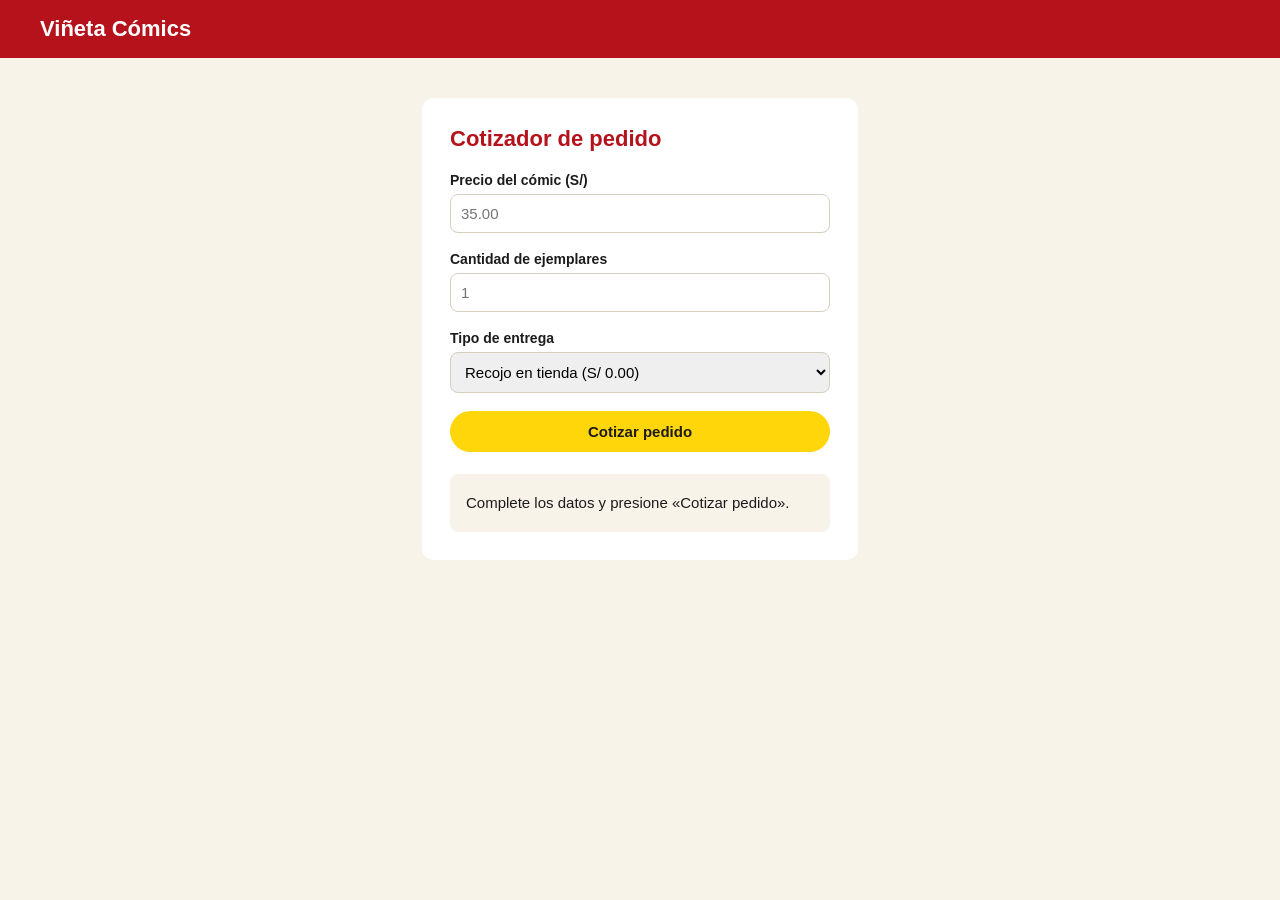
<file: index.html>
<!DOCTYPE html>
<html lang="es">

<head>
    <!-- Metadatos de configuración básica: codificación UTF-8 para tildes y caracteres especiales -->
    <meta charset="utf-8">
    <!-- Viewport para que la página sea responsiva y se adapte al ancho de cualquier dispositivo -->
    <meta name="viewport" content="width=device-width">
    <!-- Título que aparece en la pestaña del navegador -->
    <title>Viñeta Cómics · Cotizador de pedido</title>
    <!-- Enlace a la hoja de estilos externa -->
    <link rel="stylesheet" href="estilos.css">
</head>

<body>
    <!-- Encabezado principal de la página -->
    <header>
        <h1>Viñeta Cómics</h1>
    </header>

    <!-- Contenedor principal del contenido semántico -->
    <main>
        <!-- Sección del cotizador con clase para estilos en CSS -->
        <section class="cotizador">
            <h2>Cotizador de pedido</h2>

            <!-- Campo para el precio unitario del producto -->
            <label for="precio">Precio del cómic (S/)</label>
            <input type="number" id="precio" min="0" step="0.01" placeholder="35.00">

            <!-- Campo para la cantidad deseada (mínimo 1) -->
            <label for="cantidad">Cantidad de ejemplares</label>
            <input type="number" id="cantidad" min="1" step="1" placeholder="1">

            <!-- Lista desplegable para seleccionar el tipo de entrega y su tarifa asociada -->
            <label for="envio">Tipo de entrega</label>
            <select id="envio">
                <option value="0">Recojo en tienda (S/ 0.00)</option>
                <option value="10">Envío a Lima (S/ 10.00)</option>
                <option value="18">Envío a provincias (S/ 18.00)</option>
            </select>

            <!-- Botón que desencadena el cálculo al hacer clic -->
            <button type="button" id="btnCotizar">Cotizar pedido</button>

            <!-- Contenedor donde se inserta dinámicamente el mensaje o desglose de costos -->
            <div id="resultado" class="resultado">
                Complete los datos y presione «Cotizar pedido».
            </div>
        </section>
    </main>

    <!-- El script se coloca al final del body para asegurar que el DOM esté completamente cargado antes de ejecutarse -->
    <script src="script.js"></script>
</body>

</html>
</file>
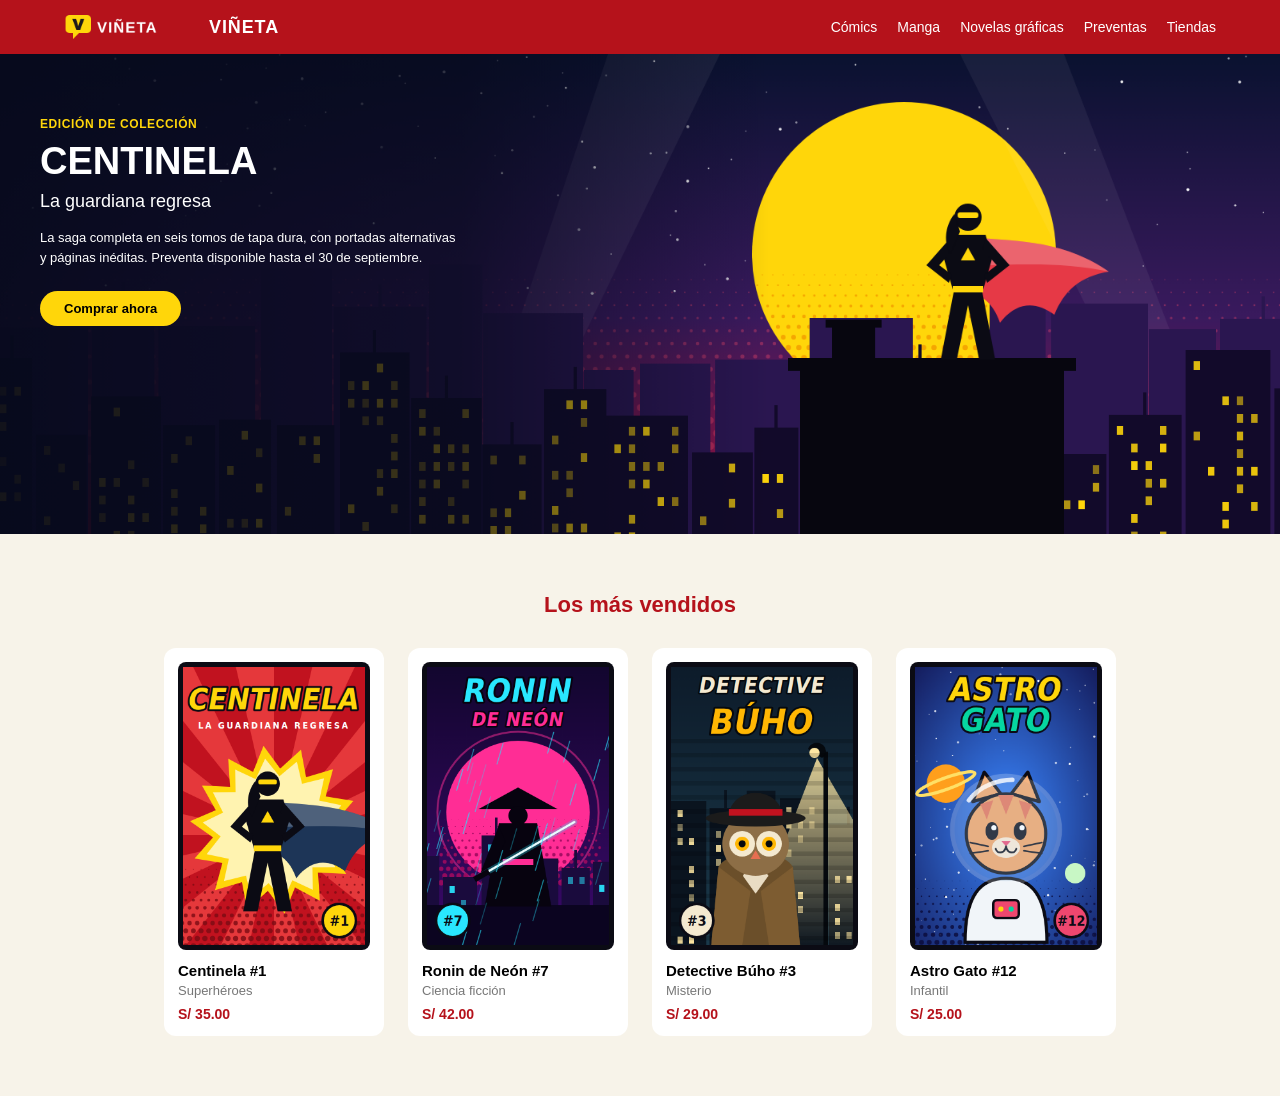
<file: index2.html>
<!-- Declaración del tipo de documento: indica al navegador usar el estándar HTML5 -->
<!DOCTYPE html>
<!-- Elemento raíz de la página especificando el idioma español -->
<html lang="es">

<head>
    <!-- Codificación de caracteres para interpretar tildes, caracteres especiales y la ñ -->
    <meta charset="utf-8">
    <!-- Configuración de la escala para adaptación responsive en dispositivos móviles -->
    <meta name="viewport" content="width=device-width, initial-scale=1.0">
    <!-- Título que se muestra en la pestaña del navegador -->
    <title>Viñeta - Cómics</title>
    <!-- Enlace a la hoja de estilos CSS externa -->
    <link rel="stylesheet" href="estilos2.css">
</head>

<body>

    <!-- Etiqueta semántica para la cabecera del sitio -->
    <header>
        <!-- Contenedor interno para limitar el ancho y centrar el contenido de la cabecera -->
        <div class="header-contenedor">

            <!-- Bloque para agrupar el icono y el nombre de la marca -->
            <div class="logo">
                <!-- Imagen del logotipo con su texto alternativo obligatorio -->
                <img src="logo.png" alt="Logotipo Viñeta">
                <!-- Texto del nombre de la marca en línea -->
                <span>VIÑETA</span>
            </div>

            <!-- Etiqueta semántica que define la sección de navegación -->
            <nav>
                <!-- Lista desordenada para estructurar los enlaces del menú -->
                <ul>
                    <!-- Elemento de lista que contiene el enlace a la sección Cómics -->
                    <li><a href="#">Cómics</a></li>
                    <!-- Elemento de lista que contiene el enlace a la sección Manga -->
                    <li><a href="#">Manga</a></li>
                    <!-- Elemento de lista que contiene el enlace a Novelas gráficas -->
                    <li><a href="#">Novelas gráficas</a></li>
                    <!-- Elemento de lista que contiene el enlace a Preventas -->
                    <li><a href="#">Preventas</a></li>
                    <!-- Elemento de lista que contiene el enlace a Tiendas -->
                    <li><a href="#">Tiendas</a></li>
                </ul>
            </nav>

        </div>
    </header>

    <!-- Etiqueta semántica que encierra el contenido principal del documento -->
    <main>

        <!-- Sección temática correspondiente al banner promocional -->
        <section class="banner">
            <!-- Imagen de fondo del banner principal -->
            <img src="banner.png" alt="Edición de colección Centinela">

            <!-- Contenedor con posicionamiento absoluto para los textos superpuestos -->
            <div class="banner-texto">
                <!-- Texto destacado pequeño de la colección -->
                <span class="banner-edicion">EDICIÓN DE COLECCIÓN</span>
                <!-- Encabezado principal (h1) de mayor jerarquía para el título del cómic -->
                <h1>CENTINELA</h1>
                <!-- Subtítulo complementario del lanzamiento -->
                <h2>La guardiana regresa</h2>
                <!-- Párrafo descriptivo del producto en preventa -->
                <p>
                    La saga completa en seis tomos de tapa dura, con portadas alternativas y páginas inéditas. Preventa
                    disponible hasta el 30 de septiembre.
                </p>
                <!-- Enlace estilizado con forma de botón para realizar la compra -->
                <a href="index.html" class="banner-boton">Comprar ahora</a>
            </div>
        </section>

        <!-- Sección temática para los productos más vendidos -->
        <section class="mas-vendidos">
            <!-- Título de nivel 2 para la sección de productos -->
            <h2>Los más vendidos</h2>

            <!-- Contenedor flexible que alinea las tarjetas horizontalmente -->
            <div class="cards-contenedor">

                <!-- Artículo independiente que representa la card del cómic 1 -->
                <article class="card">
                    <!-- Portada del cómic -->
                    <img src="centinela.png" alt="Portada Centinela #1">
                    <!-- Título del producto con encabezado nivel 3 -->
                    <h3>Centinela #1</h3>
                    <!-- Párrafo para la categoría o género -->
                    <p class="genero">Superhéroes</p>
                    <!-- Párrafo que indica el precio de venta -->
                    <p class="precio">S/ 35.00</p>
                </article>

                <!-- Artículo independiente que representa la card del cómic 2 -->
                <article class="card">
                    <!-- Portada del cómic -->
                    <img src="ronin-de-neon.png" alt="Portada Ronin de Neón #7">
                    <!-- Título del producto -->
                    <h3>Ronin de Neón #7</h3>
                    <!-- Género literario -->
                    <p class="genero">Ciencia ficción</p>
                    <!-- Precio del producto -->
                    <p class="precio">S/ 42.00</p>
                </article>

                <!-- Artículo independiente que representa la card del cómic 3 -->
                <article class="card">
                    <!-- Portada del cómic -->
                    <img src="detective-buho.png" alt="Portada Detective Búho #3">
                    <!-- Título del producto -->
                    <h3>Detective Búho #3</h3>
                    <!-- Género del cómic -->
                    <p class="genero">Misterio</p>
                    <!-- Precio del cómic -->
                    <p class="precio">S/ 29.00</p>
                </article>

                <!-- Artículo independiente que representa la card del cómic 4 -->
                <article class="card">
                    <!-- Portada del cómic -->
                    <img src="astro-gato.png" alt="Portada Astro Gato #12">
                    <!-- Título del cómic -->
                    <h3>Astro Gato #12</h3>
                    <!-- Género infantil -->
                    <p class="genero">Infantil</p>
                    <!-- Precio del cómic -->
                    <p class="precio">S/ 25.00</p>
                </article>

            </div>
        </section>

    </main>

</body>

</html>
</file>
<file: estilos.css>
/* Reseteo básico de márgenes y rellenos por defecto del navegador */
html,
body {
    margin: 0;
    padding: 0;
}

/* Tipografía general, color de texto y color de fondo beige cálido */
body {
    font-family: Arial, sans-serif;
    background-color: #f7f3e9;
    color: #1d1b1b;
}

/* Barra superior roja distintiva con espaciado interior */
header {
    background-color: #b5121b;
    padding: 16px 40px;
}

/* Título en la barra superior en color blanco */
header h1 {
    margin: 0;
    font-size: 22px;
    color: #ffffff;
}

/* Tarjeta principal del cotizador: centrada con auto, con ancho fijo y organizada en columna mediante flexbox */
.cotizador {
    display: flex;
    flex-direction: column;
    width: 380px;
    margin: 40px auto;
    padding: 28px;
    background-color: #ffffff;
    border-radius: 12px;
    /* Bordes redondeados de la tarjeta */
}

/* Título de la tarjeta en color rojo corporativo */
.cotizador h2 {
    margin: 0 0 20px 0;
    font-size: 22px;
    color: #b5121b;
}

/* Etiquetas de los campos: en bloque implícito gracias al flex column y en negrita */
label {
    margin-bottom: 6px;
    font-size: 14px;
    font-weight: bold;
}

/* Campos de entrada y lista desplegable: relleno, bordes suaves y separación inferior */
input,
select {
    margin-bottom: 18px;
    padding: 10px;
    font-size: 15px;
    font-family: Arial, sans-serif;
    border: 1px solid #d6cfc0;
    border-radius: 8px;
}

/* Estado de foco al interactuar con inputs o select: resalta el contorno */
input:focus,
select:focus {
    border-color: #b5121b;
    outline: 2px solid #ffd60a;
}

/* Botón principal amarillo tipo píldora (border-radius alto) con cursor de puntero */
button {
    padding: 12px;
    font-size: 15px;
    font-weight: bold;
    font-family: Arial, sans-serif;
    color: #1d1b1b;
    background-color: #ffd60a;
    border: none;
    border-radius: 24px;
    cursor: pointer;
}

/* Contenedor del resultado con fondo suave, espaciado y altura de línea adecuada para leer el desglose */
.resultado {
    margin-top: 22px;
    padding: 16px;
    font-size: 15px;
    line-height: 1.7;
    background-color: #f7f3e9;
    border-radius: 8px;
}
</file>
<file: estilos2.css>
/* ===================================================
   Reset, modelo de cajas y estilos base
   =================================================== */

/* Reinicio de márgenes y paddings para que el contenido ocupe todo el ancho */
html,
body {
    margin: 0;
    /* Quita el margen predeterminado del navegador */
    padding: 0;
    /* Quita el relleno interno predeterminado */
    font-family: Arial, sans-serif;
    /* Tipografía solicitada con fuente genérica de respaldo */
    background-color: #f7f3e9;
    /* Color de fondo crema de la página */
}

/* Regla universal para el modelo de cajas */
*,
*::before,
*::after {
    box-sizing: border-box;
    /* Incluye padding y border dentro del ancho (width) total */
}

/* ===================================================
   Cabecera y Navegación (Flexbox)
   =================================================== */

/* Estilos del encabezado principal */
header {
    background-color: #b5121b;
    /* Color rojo institucional solicitado */
    width: 100%;
    /* Ocupa el 100% del ancho horizontal */
}

/* Contenedor interno centrado de la cabecera */
.header-contenedor {
    max-width: 1200px;
    /* Limita el ancho máximo para pantallas grandes */
    margin: 0 auto;
    /* Centra la caja horizontalmente en el espacio disponible */
    padding: 12px 24px;
    /* Espaciado interno superior/inferior y lateral */
    display: flex;
    /* Activa el modelo Flexbox en el contenedor */
    justify-content: space-between;
    /* Separa el logo a la izquierda y el menú a la derecha */
    align-items: center;
    /* Centra verticalmente los elementos secundarios */
}

/* Contenedor flexible del logo */
.logo {
    display: flex;
    /* Permite que la imagen y el texto se alineen lado a lado */
    align-items: center;
    /* Alineación vertical perfecta entre logo y texto */
}

/* Imagen del logotipo */
.logo img {
    height: 30px;
    /* Fija una altura fija y proporcional para el ícono */
    margin-right: 10px;
    /* Espacio de separación entre el ícono y el texto VIÑETA */
}

/* Nombre de la tienda junto al logotipo */
.logo span {
    color: #ffffff;
    /* Texto en color blanco para alto contraste */
    font-size: 18px;
    /* Tamaño de fuente legible */
    font-weight: 700;
    /* Peso negrita para jerarquía visual */
    letter-spacing: 0.05em;
    /* Ligera separación entre letras */
}

/* Lista de navegación convertida en menú horizontal */
nav ul {
    list-style: none;
    /* Quita las viñetas predeterminadas de la lista */
    margin: 0;
    /* Quita el margen exterior de la lista */
    padding: 0;
    /* Quita el padding interior de la lista */
    display: flex;
    /* Convierte los elementos <li> en fila flexible */
    gap: 20px;
    /* Espaciado uniforme entre cada opción del menú */
}

/* Enlaces del menú de navegación */
nav a {
    color: #ffffff;
    /* Color de texto blanco */
    text-decoration: none;
    /* Elimina la línea de subrayado de los links */
    font-size: 14px;
    /* Tamaño de fuente del menú */
}

/* Estado hover al pasar el puntero por el enlace */
nav a:hover {
    color: #ffd60a;
    /* Cambia el texto al color amarillo de acento */
}

/* ===================================================
   Banner Principal (Posicionamiento y responsive)
   =================================================== */

/* Contenedor del banner */
.banner {
    position: relative;
    /* Referencia de posición para el bloque de texto absoluto */
    width: 100%;
    /* Ancho completo de la pantalla */
}

/* Imagen principal del banner */
.banner img {
    width: 100%;
    /* Hace que la imagen ocupe todo el ancho */
    height: auto;
    /* Mantiene la proporción original sin deformar */
    display: block;
    /* Quita el espacio residual en línea inferior de la imagen */
}

/* Capa de textos superpuesta sobre la imagen del banner */
.banner-texto {
    position: absolute;
    /* Saca el bloque del flujo y lo ubica sobre el padre */
    top: 0;
    /* Lo fija a la parte superior del banner */
    left: 0;
    /* Lo fija a la parte izquierda del banner */
    width: 100%;
    /* Se extiende a lo largo del banner */
    padding: 60px 40px;
    /* Margen interno para no pegarse a los bordes de la imagen */
}

/* Texto destacado superior */
.banner-edicion {
    color: #ffd60a;
    /* Color amarillo solicitado para EDICIÓN DE COLECCIÓN */
    font-size: 12px;
    /* Tamaño pequeño de subtítulo */
    font-weight: 700;
    /* Estilo en negrita */
    letter-spacing: 0.05em;
    /* Separación de caracteres */
    text-transform: uppercase;
    /* Transforma a mayúsculas */
}

/* Título principal del banner */
.banner h1 {
    color: #ffffff;
    /* Color de texto blanco */
    font-size: 38px;
    /* Tamaño grande para jerarquía de impacto */
    font-weight: 700;
    /* Negrita pronunciada */
    margin: 8px 0;
    /* Margen vertical para separar del badge y subtítulo */
}

/* Subtítulo del banner */
.banner h2 {
    color: #ffffff;
    /* Color blanco */
    font-size: 18px;
    /* Tamaño medio */
    font-weight: 400;
    /* Grosor regular */
    margin: 0 0 16px 0;
    /* Margen inferior antes del párrafo */
}

/* Descripción del tomo y preventa */
.banner p {
    color: #ffffff;
    /* Color de texto blanco */
    font-size: 13px;
    /* Tamaño compacto legible */
    line-height: 1.5;
    /* Altura de línea para facilitar la lectura */
    max-width: 420px;
    /* Ancho máximo para evitar líneas excesivamente largas */
    margin: 0 0 24px 0;
    /* Margen inferior para separarlo del botón */
}

/* Botón de acción 'Comprar ahora' */
.banner-boton {
    display: inline-block;
    /* Permite recibir padding vertical y horizontal como caja */
    background-color: #ffd60a;
    /* Fondo amarillo solicitado */
    color: #000000;
    /* Letras en negro para óptimo contraste */
    text-decoration: none;
    /* Quita el subrayado del link */
    font-size: 13px;
    /* Tamaño de fuente del botón */
    font-weight: 700;
    /* Texto en negrita */
    padding: 10px 24px;
    /* Espacio interior del botón */
    border-radius: 20px;
    /* Bordes redondeados con la propiedad border-radius */
}

/* ===================================================
   Sección Los más vendidos (Flexbox y Cards)
   =================================================== */

/* Contenedor general de la sección de productos */
.mas-vendidos {
    max-width: 1200px;
    /* Mantiene el ancho estándar centrado */
    margin: 0 auto;
    /* Centra la sección en la pantalla */
    padding: 40px 20px 60px 20px;
    /* Relleno interno superior, laterales e inferior */
    text-align: center;
    /* Centra el título de la sección */
}

/* Título de la sección */
.mas-vendidos h2 {
    color: #b5121b;
    /* Color rojo solicitado para títulos de sección */
    font-size: 22px;
    /* Tamaño de fuente destacado */
    font-weight: 700;
    /* Texto en negrita */
    margin-bottom: 30px;
    /* Separación inferior respecto a la fila de tarjetas */
}

/* Fila de tarjetas estructurada con Flexbox */
.cards-contenedor {
    display: flex;
    /* Activa flexbox colocando las tarjetas en una fila horizontal */
    justify-content: center;
    /* Centra las cuatro tarjetas en el eje principal */
    gap: 24px;
    /* Misma separación horizontal uniforme entre cada tarjeta */
}

/* Estilo individual de cada card */
.card {
    background-color: #ffffff;
    /* Fondo blanco de la tarjeta */
    border-radius: 12px;
    /* Bordes redondeados solicitados */
    padding: 14px;
    /* Espaciado interno entre el contenido y los bordes */
    width: 220px;
    /* Ancho uniforme para cada una de las 4 cards */
    text-align: left;
    /* Alinea el texto informativo a la izquierda */
}

/* Portada del cómic dentro de la card */
.card img {
    width: 100%;
    /* Hace que la portada llene el ancho interior de la card */
    height: auto;
    /* Conserva la proporción original del archivo */
    display: block;
    /* Evita espacios en blanco residuales debajo de la imagen */
    border-radius: 8px;
    /* Esquinas redondeadas para la imagen de portada */
    margin-bottom: 12px;
    /* Margen que separa la imagen del nombre del cómic */
}

/* Nombre del cómic */
.card h3 {
    font-size: 15px;
    /* Tamaño de fuente para el nombre */
    font-weight: 700;
    /* Negrita para resaltar */
    color: #000000;
    /* Texto de título en negro */
    margin: 0 0 4px 0;
    /* Margen inferior mínimo hacia el género */
}

/* Género del cómic */
.card .genero {
    font-size: 13px;
    /* Tamaño menor y discreto */
    color: #777777;
    /* Tono gris secundario */
    margin: 0 0 8px 0;
    /* Margen que separa hacia el precio */
}

/* Precio del cómic */
.card .precio {
    font-size: 14px;
    /* Tamaño de fuente del valor */
    font-weight: 700;
    /* Negrita destacada */
    color: #b5121b;
    /* Color rojo solicitado para los precios */
    margin: 0;
    /* Elimina márgenes extra */
}
</file>
